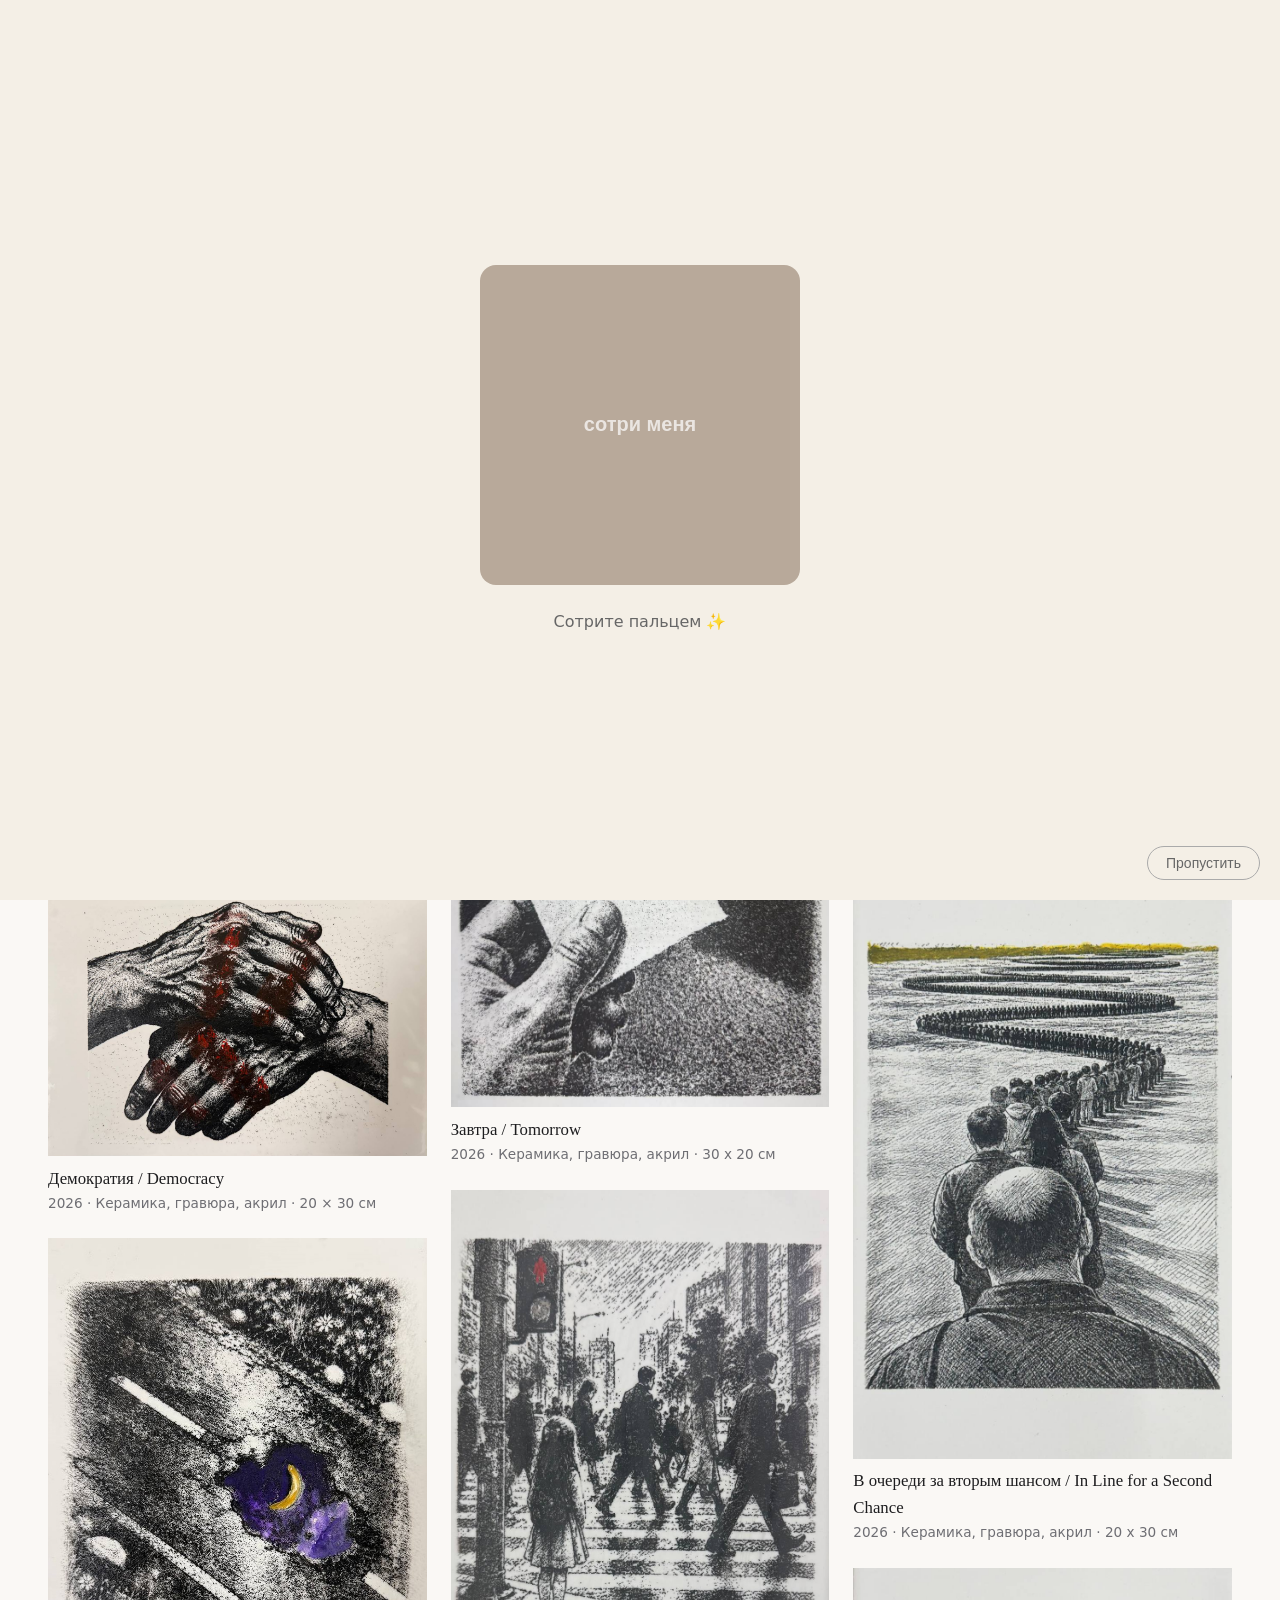
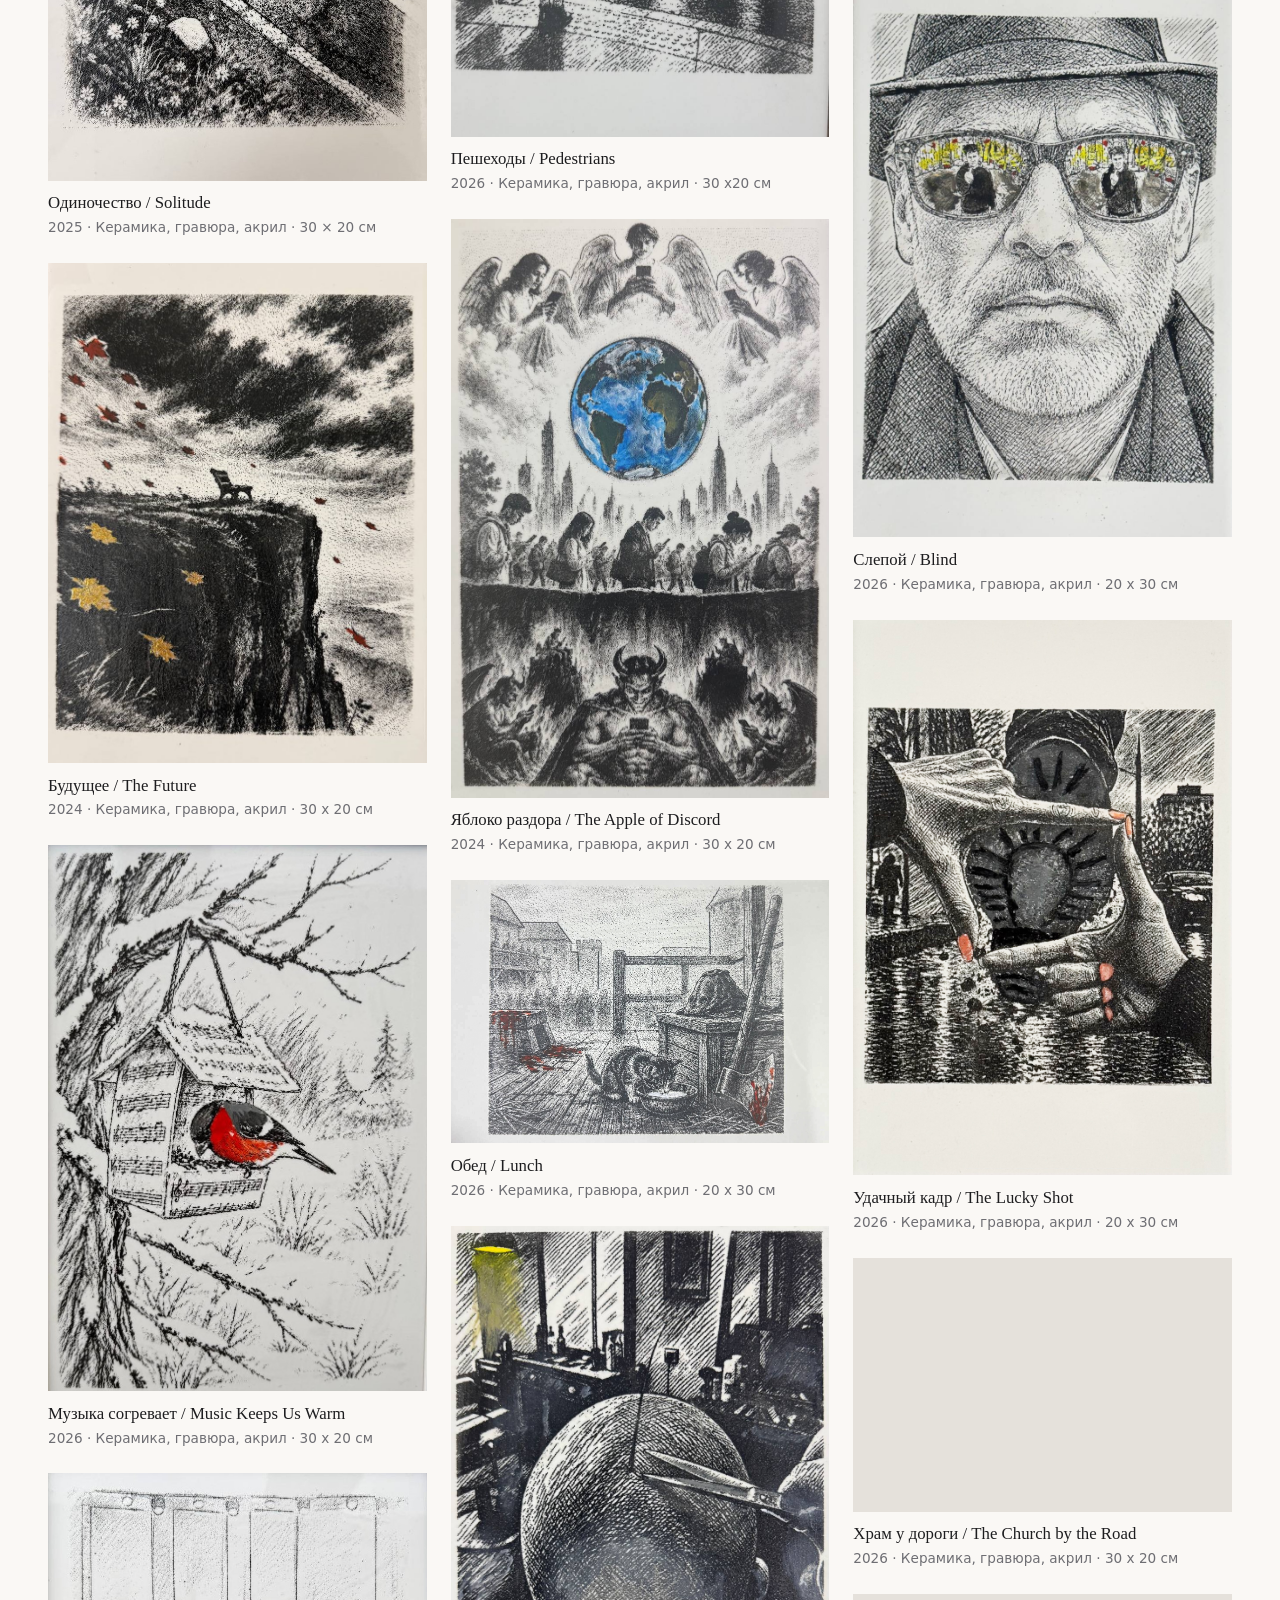
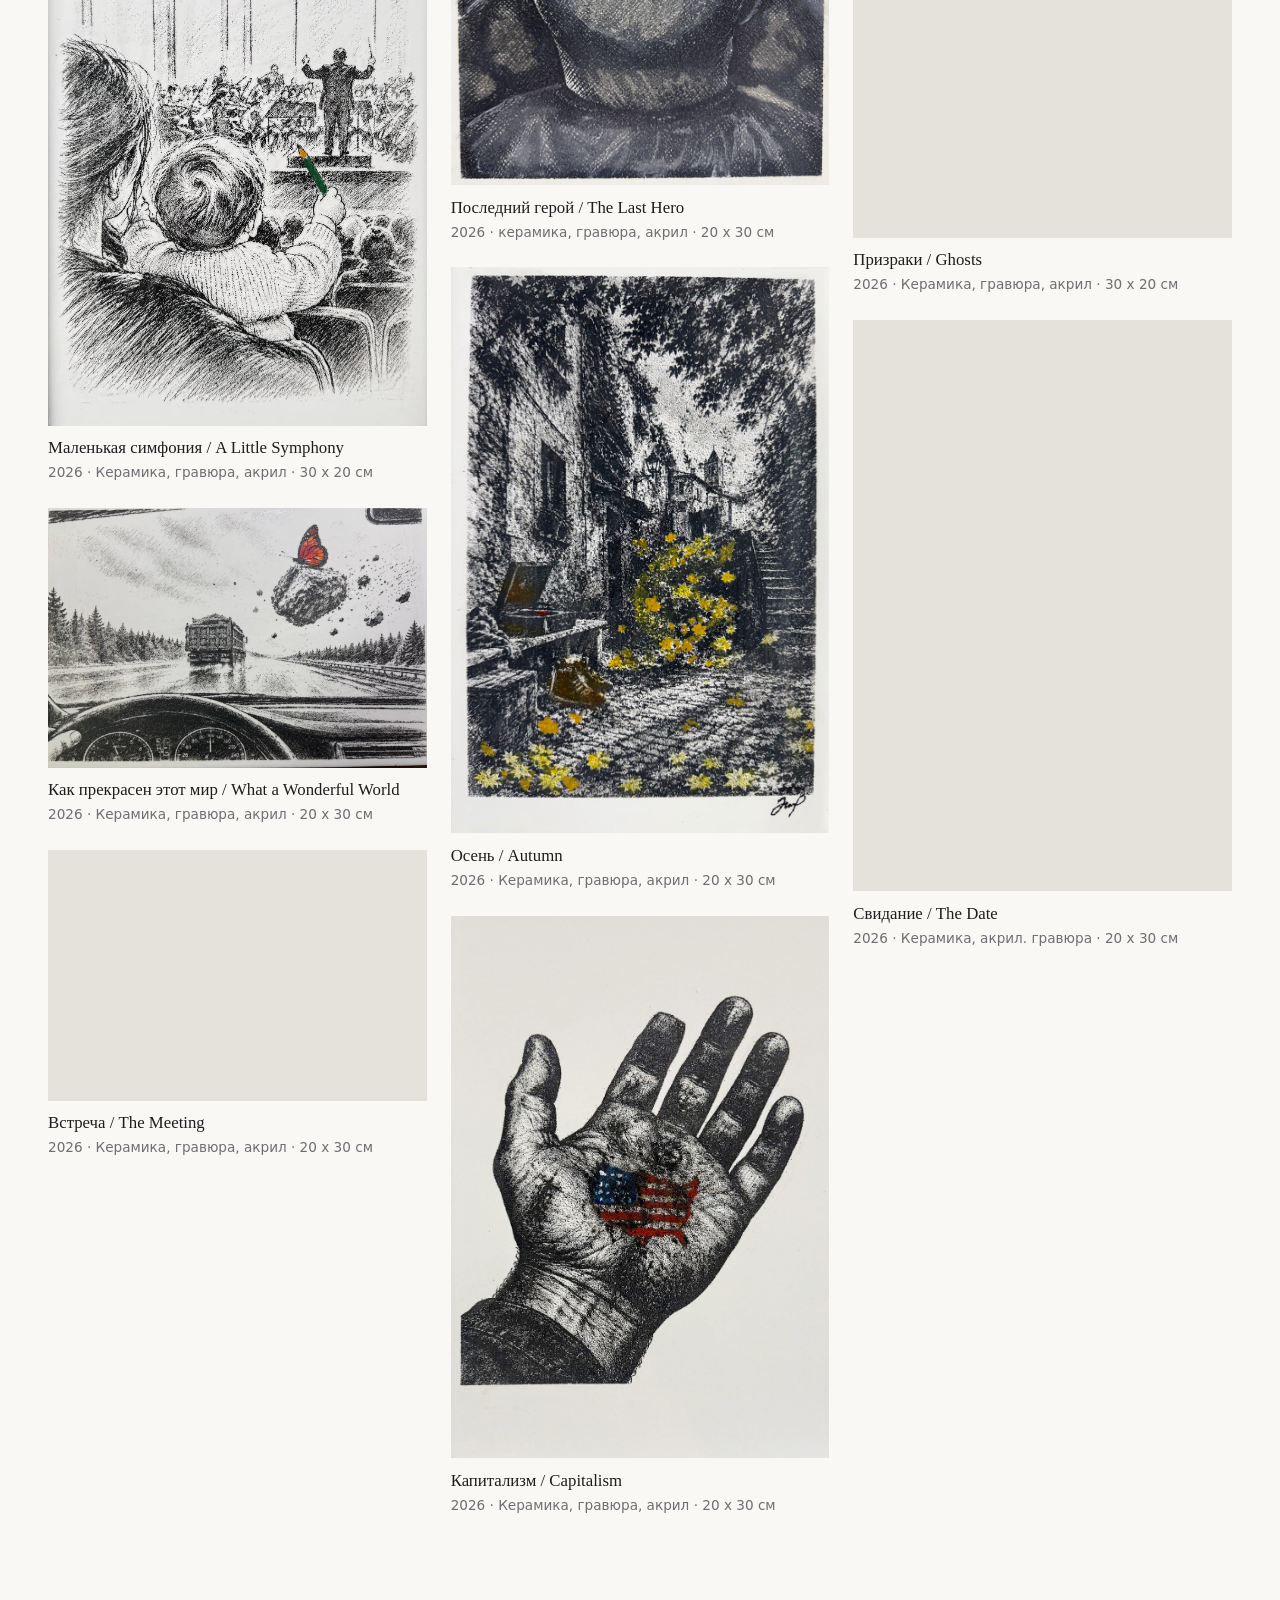
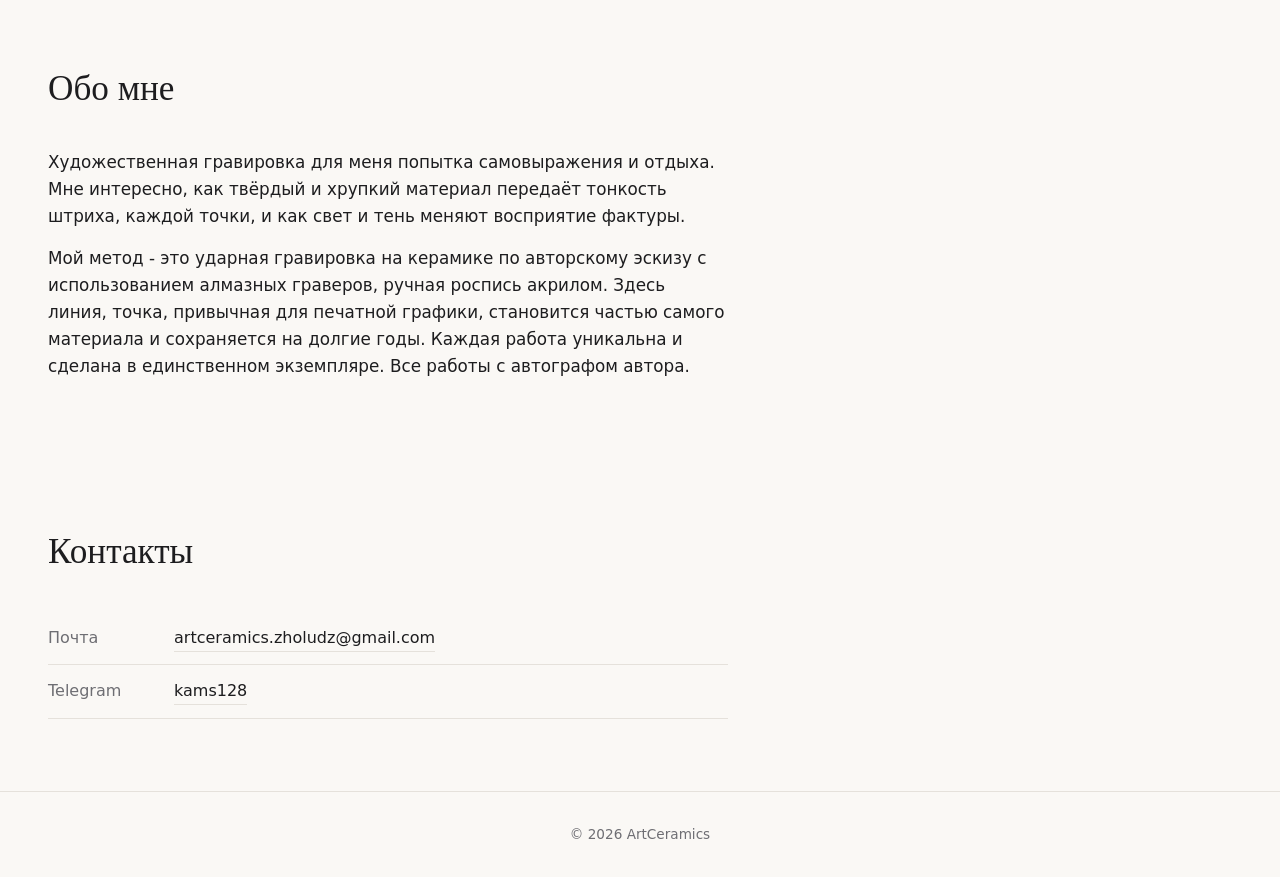
<file: index.html>
<!DOCTYPE html>
<html lang="ru">
<head>
<meta charset="UTF-8">
<meta name="viewport" content="width=device-width, initial-scale=1">
<title>ArtCeramics Zholudz</title>
<meta name="description" content="Гравюры на керамике. Портфолио художника.">
<link rel="stylesheet" href="style.css">
<style>
  #intro {
    position: fixed;
    top: 0; left: 0;
    width: 100%; height: 100%;
    z-index: 9999;
    background: #f4efe6;
    display: flex;
    flex-direction: column;
    align-items: center;
    justify-content: center;
    gap: 24px;
    transition: opacity 0.8s ease, visibility 0.8s;
  }
  #intro.hide {
    opacity: 0;
    visibility: hidden;
  }
  .intro-box {
    position: relative;
    width: min(70vw, 320px);
    height: min(70vw, 320px);
  }
  .intro-logo {
    width: 100%;
    height: 100%;
    object-fit: contain;
    display: block;
    pointer-events: none;
    user-select: none;
    -webkit-user-drag: none;
  }
  #scratch {
    position: absolute;
    top: 0; left: 0;
    width: 100%; height: 100%;
    border-radius: 16px;
    touch-action: none;
    cursor: pointer;
  }
  .intro-hint {
    margin: 0;
    color: #666;
    font-size: 16px;
    animation: introPulse 1.6s ease-in-out infinite;
  }
  @keyframes introPulse {
    0%, 100% { opacity: 0.5; }
    50% { opacity: 1; }
  }
  .intro-skip {
    position: absolute;
    right: 20px; bottom: 20px;
    background: none;
    border: 1px solid #aaa;
    border-radius: 20px;
    padding: 8px 18px;
    color: #666;
    font-size: 14px;
    cursor: pointer;
  }
  body.intro-open {
    overflow: hidden;
  }
</style>

</head>
<body>
<!-- ИНТРО: начало -->
<div id="intro">
  <div class="intro-box">
    <img src="images/logo.png" alt="Логотип" class="intro-logo">
    <canvas id="scratch"></canvas>
  </div>
  <p class="intro-hint">Сотрите пальцем ✨</p>
  <button class="intro-skip" type="button">Пропустить</button>
</div>
<!-- ИНТРО: конец -->

<header class="header">
  <a class="logo" href="#top">ArtCeramics Zholudz</a>
  <nav class="nav">
    <a href="#works">Работы</a>
    <a href="#about">Обо мне</a>
    <a href="#contacts">Контакты</a>
  </nav>
</header>

<main id="top">
  <section class="hero">
    <h1>ArtCeramics Zholudz</h1>
    <p>Гравюры на керамике</p>
  </section>

  <section id="works" class="section">
    <h2 class="section__title">Работы</h2>
    <div class="gallery" id="gallery"></div>
    <p class="gallery__empty" id="gallery-empty" hidden>Работы скоро появятся</p>
  </section>

  <section id="about" class="section">
    <h2 class="section__title">Обо мне</h2>
    <div class="about">
      <p>Художественная гравировка для меня попытка самовыражения и отдыха. Мне интересно, как твёрдый и хрупкий материал передаёт тонкость штриха, каждой точки, и как свет и тень меняют восприятие фактуры.</p>
      <p>Мой метод - это ударная гравировка на керамике по авторскому эскизу с использованием алмазных граверов, ручная роспись акрилом. Здесь линия, точка, привычная для печатной графики, становится частью самого материала и сохраняется на долгие годы.  Каждая работа уникальна и сделана в единственном экземпляре. Все работы с автографом автора.</p>
    </div>
  </section>

  <section id="contacts" class="section">
    <h2 class="section__title">Контакты</h2>
    <ul class="contacts">
      <li><span>Почта</span><a data-email data-user="artceramics.zholudz" data-domain="gmail.com" href="#">включите JavaScript</a></li>
      <li><span>Telegram</span><a href="https://t.me/kams128" target="_blank" rel="noopener">kams128</a></li>
    </ul>
  </section>
</main>

<footer class="footer">
  © <span data-current-year></span> ArtCeramics
</footer>

<!-- Полноэкранный просмотр -->
<div class="viewer" id="viewer" role="dialog" aria-modal="true" aria-labelledby="viewer-title" hidden>
  <div class="viewer__top">
    <span class="viewer__counter" id="viewer-counter"></span>
    <div class="viewer__tools">
      <button class="vbtn" id="zoom-out" type="button" aria-label="Уменьшить">−</button>
      <button class="vbtn vbtn--wide" id="zoom-reset" type="button" aria-label="Сбросить масштаб">100%</button>
      <button class="vbtn" id="zoom-in" type="button" aria-label="Увеличить">+</button>
      <button class="vbtn" id="viewer-close" type="button" aria-label="Закрыть">✕</button>
    </div>
  </div>

  <div class="viewer__stage" id="viewer-stage">
    <img class="viewer__img" id="viewer-img" alt="" draggable="false">
  </div>

  <button class="vnav vnav--prev" id="viewer-prev" type="button" aria-label="Предыдущая работа">‹</button>
  <button class="vnav vnav--next" id="viewer-next" type="button" aria-label="Следующая работа">›</button>

  <div class="viewer__caption">
    <h3 id="viewer-title"></h3>
    <p id="viewer-meta"></p>
  </div>
</div>

<script src="works.js"></script>
<script src="script.js"></script>
<script>
(function () {
  /* ===== НАСТРОЙКИ ===== */
  var COVER_COLOR = '#b8a99a';   // цвет защитного слоя
  var COVER_TEXT  = 'сотри меня'; // надпись на слое ('' — без надписи)
  var BRUSH       = 26;          // толщина «пальца» в пикселях
  var THRESHOLD   = 0.5;         // сколько стереть до исчезновения (0.5 = 50%)
  var SHOW_ONCE   = false;       // true — показывать только один раз за визит
  /* ===================== */

  var intro = document.getElementById('intro');
  if (!intro) return;

  try {
    if (SHOW_ONCE && sessionStorage.getItem('introSeen')) {
      intro.remove();
      return;
    }
  } catch (e) {}

  var canvas = document.getElementById('scratch');
  var ctx = canvas.getContext('2d');
  var skip = intro.querySelector('.intro-skip');
  var drawing = false, done = false, last = null, moves = 0;

  document.body.classList.add('intro-open');

  // Рисуем защитный слой
  var r = canvas.getBoundingClientRect();
  var dpr = window.devicePixelRatio || 1;
  canvas.width = r.width * dpr;
  canvas.height = r.height * dpr;
  ctx.scale(dpr, dpr);

  ctx.fillStyle = COVER_COLOR;
  ctx.fillRect(0, 0, r.width, r.height);
  if (COVER_TEXT) {
    ctx.fillStyle = 'rgba(255,255,255,0.7)';
    ctx.font = '600 20px sans-serif';
    ctx.textAlign = 'center';
    ctx.textBaseline = 'middle';
    ctx.fillText(COVER_TEXT, r.width / 2, r.height / 2);
  }

  // Дальше всё, что рисуем, — «стирает»
  ctx.globalCompositeOperation = 'destination-out';
  ctx.lineCap = 'round';
  ctx.lineJoin = 'round';
  ctx.lineWidth = BRUSH * 2;

  function pos(e) {
    var b = canvas.getBoundingClientRect();
    return { x: e.clientX - b.left, y: e.clientY - b.top };
  }

  function dot(p) {
    ctx.beginPath();
    ctx.arc(p.x, p.y, BRUSH, 0, Math.PI * 2);
    ctx.fill();
  }

  canvas.addEventListener('pointerdown', function (e) {
    drawing = true;
    last = pos(e);
    canvas.setPointerCapture(e.pointerId);
    dot(last);
  });

  canvas.addEventListener('pointermove', function (e) {
    if (!drawing) return;
    var p = pos(e);
    ctx.beginPath();
    ctx.moveTo(last.x, last.y);
    ctx.lineTo(p.x, p.y);
    ctx.stroke();
    last = p;
    if (++moves % 12 === 0) check();
  });

  window.addEventListener('pointerup', function () {
    if (drawing) { drawing = false; check(); }
  });

  // Считаем, сколько уже стёрто
  function check() {
    var data = ctx.getImageData(0, 0, canvas.width, canvas.height).data;
    var clear = 0, total = 0;
    for (var i = 3; i < data.length; i += 64) {
      total++;
      if (data[i] === 0) clear++;
    }
    if (clear / total >= THRESHOLD) finish();
  }

  // Убираем интро
  function finish() {
    if (done) return;
    done = true;
    try { sessionStorage.setItem('introSeen', '1'); } catch (e) {}
    canvas.style.transition = 'opacity 0.5s';
    canvas.style.opacity = '0';          // сначала проявляем логотип целиком
    setTimeout(function () {
      intro.classList.add('hide');       // потом гасим всё интро
      document.body.classList.remove('intro-open');
    }, 900);
    setTimeout(function () { intro.remove(); }, 1900);
  }

  skip.addEventListener('click', finish);
})();
</script>

</body>
</html>
</file>
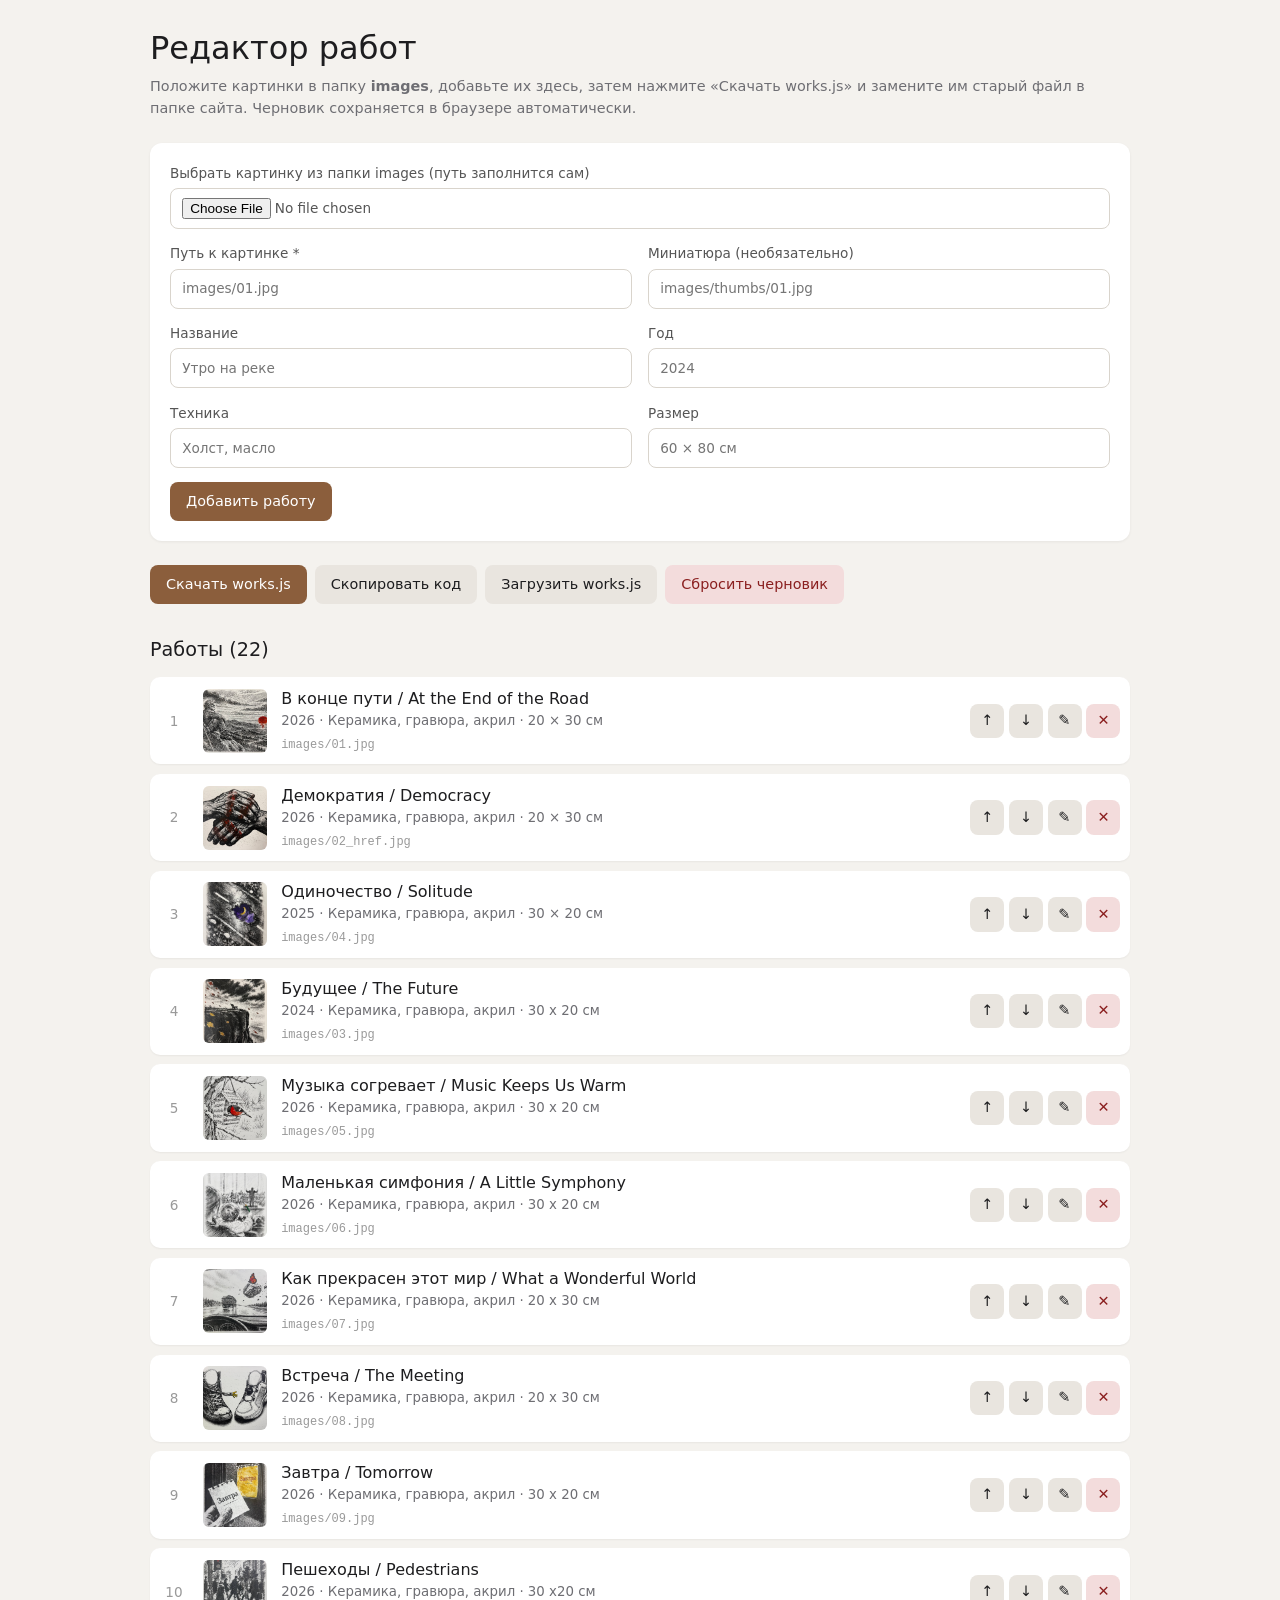
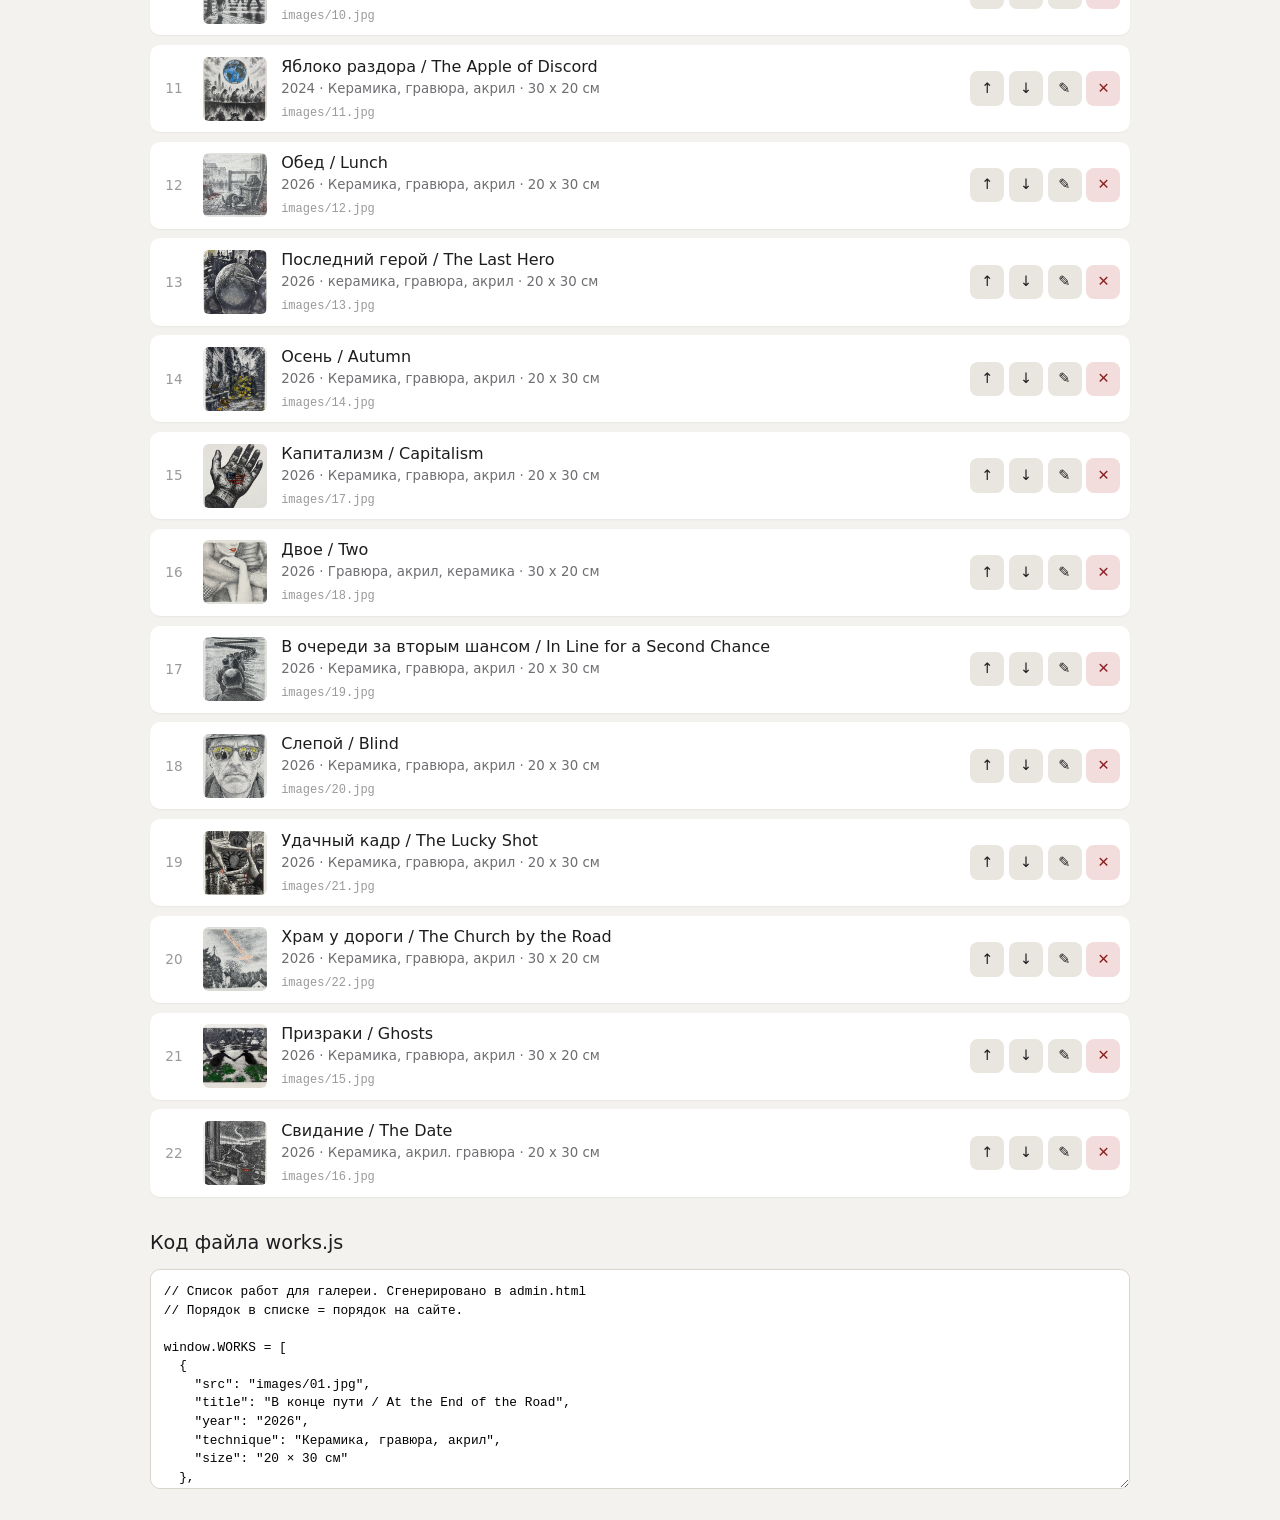
<file: admin.html>
<!DOCTYPE html>
<html lang="ru">
<head>
<meta charset="UTF-8">
<meta name="viewport" content="width=device-width, initial-scale=1">
<title>Редактор работ</title>
<meta name="robots" content="noindex">
<style>
  * { box-sizing: border-box; }
  body { font-family: system-ui, -apple-system, "Segoe UI", Roboto, sans-serif; background: #f4f2ee; color: #1d1d1f; margin: 0; padding: 1.5rem; line-height: 1.5; }
  .wrap { max-width: 980px; margin: 0 auto; }
  h1 { font-weight: 500; margin: 0 0 .25rem; }
  h2 { font-weight: 500; font-size: 1.2rem; margin: 2rem 0 .75rem; }
  .hint { color: #6e6e73; margin: 0 0 1.5rem; font-size: .9rem; }
  .panel { background: #fff; border-radius: 12px; padding: 1.25rem; box-shadow: 0 1px 3px rgba(0,0,0,.06); }
  form { display: grid; grid-template-columns: 1fr 1fr; gap: .9rem 1rem; }
  label { display: flex; flex-direction: column; gap: .3rem; font-size: .85rem; color: #555; }
  label.full { grid-column: 1 / -1; }
  input { font: inherit; padding: .55rem .7rem; border: 1px solid #d9d4cc; border-radius: 8px; background: #fff; }
  input:focus { outline: 2px solid #8b5e3c; outline-offset: 0; border-color: transparent; }
  .preview { grid-column: 1 / -1; max-height: 220px; max-width: 100%; object-fit: contain; border-radius: 8px; background: #eee; justify-self: start; }
  .row { grid-column: 1 / -1; display: flex; gap: .5rem; flex-wrap: wrap; }
  button, .btn { font: inherit; font-size: .9rem; padding: .55rem 1rem; border: 0; border-radius: 8px; cursor: pointer; background: #e9e5df; color: #1d1d1f; }
  button:hover, .btn:hover { background: #ddd7ce; }
  .primary { background: #8b5e3c; color: #fff; }
  .primary:hover { background: #774f31; }
  .danger { background: #f3dcdc; color: #8a1f1f; }
  .danger:hover { background: #ecc9c9; }
  .toolbar { display: flex; gap: .5rem; flex-wrap: wrap; margin: 1.5rem 0 1rem; }
  .btn input { display: none; }
  ol { list-style: none; padding: 0; margin: 0; display: grid; gap: .6rem; }
  li { display: flex; align-items: center; gap: .9rem; background: #fff; border-radius: 10px; padding: .6rem; box-shadow: 0 1px 2px rgba(0,0,0,.05); }
  li.editing { outline: 2px solid #8b5e3c; }
  .num { width: 1.8rem; text-align: center; color: #999; font-size: .85rem; flex-shrink: 0; }
  .thumb { width: 64px; height: 64px; object-fit: cover; border-radius: 6px; background: #eee; flex-shrink: 0; }
  .info { flex: 1; min-width: 0; }
  .info b { display: block; font-weight: 500; white-space: nowrap; overflow: hidden; text-overflow: ellipsis; }
  .info small { color: #6e6e73; display: block; white-space: nowrap; overflow: hidden; text-overflow: ellipsis; }
  .info code { font-size: .75rem; color: #999; }
  .actions { display: flex; gap: .3rem; flex-shrink: 0; }
  .actions button { padding: .4rem .6rem; min-width: 34px; }
  .empty { color: #6e6e73; justify-content: center; padding: 2rem; }
  textarea { width: 100%; min-height: 220px; font: .8rem/1.45 ui-monospace, Consolas, monospace; padding: .8rem; border: 1px solid #d9d4cc; border-radius: 10px; background: #fff; resize: vertical; }
  .toast { position: fixed; bottom: 1.5rem; left: 50%; transform: translateX(-50%); background: #1d1d1f; color: #fff; padding: .6rem 1.1rem; border-radius: 8px; font-size: .9rem; opacity: 0; transition: opacity .25s; pointer-events: none; }
  .toast.show { opacity: 1; }
  @media (max-width: 640px) {
    form { grid-template-columns: 1fr; }
    li { flex-wrap: wrap; }
    .actions { width: 100%; justify-content: flex-end; }
  }
</style>
</head>
<body>
<div class="wrap">
  <h1>Редактор работ</h1>
  <p class="hint">Положите картинки в папку <b>images</b>, добавьте их здесь, затем нажмите «Скачать works.js» и замените им старый файл в папке сайта. Черновик сохраняется в браузере автоматически.</p>

  <div class="panel">
    <form id="form" autocomplete="off">
      <label class="full">Выбрать картинку из папки images (путь заполнится сам)
        <input type="file" id="f-file" accept="image/*">
      </label>
      <label>Путь к картинке *
        <input id="f-src" required placeholder="images/01.jpg">
      </label>
      <label>Миниатюра (необязательно)
        <input id="f-thumb" placeholder="images/thumbs/01.jpg">
      </label>
      <label>Название
        <input id="f-title" placeholder="Утро на реке">
      </label>
      <label>Год
        <input id="f-year" placeholder="2024">
      </label>
      <label>Техника
        <input id="f-technique" placeholder="Холст, масло">
      </label>
      <label>Размер
        <input id="f-size" placeholder="60 × 80 см">
      </label>
      <img class="preview" id="preview" alt="" hidden>
      <div class="row">
        <button type="submit" class="primary" id="submit-btn">Добавить работу</button>
        <button type="button" id="cancel-btn" hidden>Отменить редактирование</button>
      </div>
    </form>
  </div>

  <div class="toolbar">
    <button type="button" class="primary" id="download-btn">Скачать works.js</button>
    <button type="button" id="copy-btn">Скопировать код</button>
    <label class="btn">Загрузить works.js
      <input type="file" id="import-file" accept=".js,.json,text/javascript,application/json">
    </label>
    <button type="button" class="danger" id="reset-btn">Сбросить черновик</button>
  </div>

  <h2>Работы (<span id="count">0</span>)</h2>
  <ol id="list"></ol>

  <h2>Код файла works.js</h2>
  <textarea id="output" readonly spellcheck="false"></textarea>
</div>

<div class="toast" id="toast"></div>

<!-- Если рядом лежит works.js — его содержимое подхватится как стартовое -->
<script src="works.js"></script>
<script>
(() => {
  'use strict';

  const STORAGE_KEY = 'artist-site-works-draft';
  const FIELDS = ['src', 'thumb', 'title', 'year', 'technique', 'size'];
  const $ = (id) => document.getElementById(id);

  const form = $('form');
  const fileInput = $('f-file');
  const preview = $('preview');
  const submitBtn = $('submit-btn');
  const cancelBtn = $('cancel-btn');
  const listEl = $('list');
  const output = $('output');
  const toastEl = $('toast');

  let list = loadInitial();
  let editIndex = -1;
  let previewUrl = null;

  /* ---------- Хранилище ---------- */
  function clean(w) {
    const o = {};
    FIELDS.forEach((f) => {
      const v = (w && w[f] != null) ? String(w[f]).trim() : '';
      if (v) o[f] = v;
    });
    return o;
  }

  function fromFileWorks() {
    return Array.isArray(window.WORKS) ? window.WORKS.map(clean).filter((w) => w.src) : [];
  }

  function loadInitial() {
    try {
      const saved = JSON.parse(localStorage.getItem(STORAGE_KEY));
      if (Array.isArray(saved)) return saved.map(clean).filter((w) => w.src);
    } catch (e) { /* пусто */ }
    return fromFileWorks();
  }

  function save() {
    try { localStorage.setItem(STORAGE_KEY, JSON.stringify(list)); } catch (e) { /* пусто */ }
  }

  /* ---------- Вывод ---------- */
  function buildCode() {
    return '// Список работ для галереи. Сгенерировано в admin.html\n' +
      '// Порядок в списке = порядок на сайте.\n\n' +
      'window.WORKS = ' + JSON.stringify(list, null, 2) + ';\n';
  }

  function toast(text) {
    toastEl.textContent = text;
    toastEl.classList.add('show');
    clearTimeout(toast.t);
    toast.t = setTimeout(() => toastEl.classList.remove('show'), 1800);
  }

  function makeBtn(text, title, onClick, cls) {
    const b = document.createElement('button');
    b.type = 'button';
    b.textContent = text;
    b.title = title;
    b.setAttribute('aria-label', title);
    if (cls) b.className = cls;
    b.addEventListener('click', onClick);
    return b;
  }

  function render() {
    listEl.innerHTML = '';
    $('count').textContent = list.length;

    if (!list.length) {
      const li = document.createElement('li');
      li.className = 'empty';
      li.textContent = 'Пока пусто — добавьте первую работу выше.';
      listEl.append(li);
    }

    list.forEach((w, i) => {
      const li = document.createElement('li');
      if (i === editIndex) li.className = 'editing';

      const num = document.createElement('span');
      num.className = 'num';
      num.textContent = i + 1;

      const img = document.createElement('img');
      img.className = 'thumb';
      img.src = w.thumb || w.src;
      img.alt = '';
      img.loading = 'lazy';
      img.onerror = () => { img.removeAttribute('src'); img.title = 'Файл не найден: ' + w.src; };

      const info = document.createElement('div');
      info.className = 'info';
      const b = document.createElement('b');
      b.textContent = w.title || 'Без названия';
      const small = document.createElement('small');
      small.textContent = [w.year, w.technique, w.size].filter(Boolean).join(' · ') || '—';
      const code = document.createElement('code');
      code.textContent = w.src;
      info.append(b, small, code);

      const actions = document.createElement('div');
      actions.className = 'actions';
      actions.append(
        makeBtn('↑', 'Выше', () => move(i, -1)),
        makeBtn('↓', 'Ниже', () => move(i, 1)),
        makeBtn('✎', 'Редактировать', () => startEdit(i)),
        makeBtn('✕', 'Удалить', () => remove(i), 'danger')
      );

      li.append(num, img, info, actions);
      listEl.append(li);
    });

    output.value = buildCode();
    save();
  }

  /* ---------- Действия со списком ---------- */
  function move(i, dir) {
    const j = i + dir;
    if (j < 0 || j >= list.length) return;
    [list[i], list[j]] = [list[j], list[i]];
    if (editIndex === i) editIndex = j;
    else if (editIndex === j) editIndex = i;
    render();
  }

  function remove(i) {
    const name = list[i].title || list[i].src;
    if (!confirm('Удалить «' + name + '»?')) return;
    list.splice(i, 1);
    if (editIndex === i) resetForm();
    else if (editIndex > i) editIndex--;
    render();
  }

  function startEdit(i) {
    editIndex = i;
    const w = list[i];
    FIELDS.forEach((f) => { $('f-' + f).value = w[f] || ''; });
    showPreview(w.src);
    submitBtn.textContent = 'Сохранить изменения';
    cancelBtn.hidden = false;
    render();
    form.scrollIntoView({ behavior: 'smooth', block: 'start' });
    $('f-title').focus({ preventScroll: true });
  }

  function resetForm() {
    form.reset();
    editIndex = -1;
    submitBtn.textContent = 'Добавить работу';
    cancelBtn.hidden = true;
    showPreview(null);
  }

  function showPreview(src) {
    if (previewUrl) { URL.revokeObjectURL(previewUrl); previewUrl = null; }
    if (!src) { preview.hidden = true; preview.removeAttribute('src'); return; }
    preview.src = src;
    preview.hidden = false;
  }

  /* ---------- Форма ---------- */
  fileInput.addEventListener('change', () => {
    const file = fileInput.files[0];
    if (!file) return;
    $('f-src').value = 'images/' + file.name;
    if (!$('f-title').value.trim()) {
      $('f-title').value = file.name.replace(/\.[^.]+$/, '').replace(/[_-]+/g, ' ');
    }
    showPreview(null);
    previewUrl = URL.createObjectURL(file);
    preview.src = previewUrl;
    preview.hidden = false;
  });

  $('f-src').addEventListener('change', (e) => {
    if (!previewUrl) showPreview(e.target.value.trim() || null);
  });

  form.addEventListener('submit', (e) => {
    e.preventDefault();
    const w = {};
    FIELDS.forEach((f) => { w[f] = $('f-' + f).value; });
    const item = clean(w);
    if (!item.src) { $('f-src').focus(); return; }

    if (editIndex >= 0) {
      list[editIndex] = item;
      toast('Изменения сохранены');
    } else {
      list.push(item);
      toast('Работа добавлена');
    }
    resetForm();
    render();
    fileInput.focus();
  });

  cancelBtn.addEventListener('click', () => { resetForm(); render(); });

  /* ---------- Экспорт ---------- */
  $('download-btn').addEventListener('click', () => {
    const blob = new Blob([buildCode()], { type: 'text/javascript;charset=utf-8' });
    const a = document.createElement('a');
    a.href = URL.createObjectURL(blob);
    a.download = 'works.js';
    document.body.append(a);
    a.click();
    a.remove();
    setTimeout(() => URL.revokeObjectURL(a.href), 1000);
    toast('Файл works.js скачан');
  });
  $('copy-btn').addEventListener('click', async () => {
    try {
      await navigator.clipboard.writeText(buildCode());
    } catch (e) {
      output.focus();
      output.select();
      document.execCommand('copy');
    }
    toast('Код скопирован');
  });

  /* ---------- Импорт ---------- */
  function parseWorks(text, isJson) {
    if (isJson) return JSON.parse(text);

    // 1) Быстрый путь: вырезаем массив [ ... ] и читаем как JSON
    const startIdx = text.indexOf('[');
    const endIdx = text.lastIndexOf(']');
    if (startIdx !== -1 && endIdx > startIdx) {
      try { return JSON.parse(text.slice(startIdx, endIdx + 1)); } catch (e) { /* дальше */ }
    }

    // 2) Запасной путь: выполняем файл в «песочнице» с поддельным window
    const fakeWindow = {};
    new Function('window', text + '\n;return window.WORKS;')(fakeWindow);
    return fakeWindow.WORKS;
  }

  $('import-file').addEventListener('change', (e) => {
    const file = e.target.files[0];
    if (!file) return;
    const reader = new FileReader();

    reader.onload = () => {
      try {
        const data = parseWorks(String(reader.result), file.name.toLowerCase().endsWith('.json'));
        if (!Array.isArray(data)) throw new Error('not array');

        const imported = data.map(clean).filter((w) => w.src);
        if (list.length && !confirm('Заменить текущий список (' + list.length + ' шт.) работами из файла (' + imported.length + ' шт.)?')) {
          return;
        }
        list = imported;
        resetForm();
        render();
        toast('Загружено работ: ' + imported.length);
      } catch (err) {
        alert('Не удалось прочитать файл. Убедитесь, что это works.js, созданный этим редактором или по образцу.');
      } finally {
        e.target.value = '';
      }
    };

    reader.onerror = () => {
      alert('Ошибка чтения файла.');
      e.target.value = '';
    };

    reader.readAsText(file, 'utf-8');
  });

  /* ---------- Сброс черновика ---------- */
  $('reset-btn').addEventListener('click', () => {
    if (!confirm('Сбросить черновик? Список вернётся к содержимому файла works.js из папки сайта.')) return;
    try { localStorage.removeItem(STORAGE_KEY); } catch (e) { /* пусто */ }
    list = fromFileWorks();
    resetForm();
    render();
    toast('Черновик сброшен');
  });

  /* ---------- Старт ---------- */
  render();
})();
</script>
</body>
</html>
</file>
<file: style.css>
:root {
  --bg: #faf8f5;
  --text: #1d1d1f;
  --muted: #6e6e73;
  --line: #e5e1db;
  --accent: #8b5e3c;
  --serif: Georgia, "Times New Roman", serif;
  --sans: system-ui, -apple-system, "Segoe UI", Roboto, sans-serif;
}

* { box-sizing: border-box; margin: 0; padding: 0; }
html { scroll-behavior: smooth; scroll-padding-top: 70px; }
body {
  background: var(--bg);
  color: var(--text);
  font-family: var(--sans);
  line-height: 1.6;
  -webkit-font-smoothing: antialiased;
}
body.no-scroll { overflow: hidden; }
a { color: inherit; }
img { display: block; max-width: 100%; }

/* Шапка */
.header {
  position: sticky; top: 0; z-index: 10;
  display: flex; justify-content: space-between; align-items: center; gap: 1rem;
  padding: 1rem clamp(1rem, 4vw, 3rem);
  background: rgba(250, 248, 245, .9);
  backdrop-filter: blur(8px);
  -webkit-backdrop-filter: blur(8px);
  border-bottom: 1px solid var(--line);
}
.logo { font-family: var(--serif); font-size: 1.25rem; text-decoration: none; }
.nav { display: flex; gap: clamp(.75rem, 3vw, 2rem); }
.nav a { text-decoration: none; color: var(--muted); font-size: .95rem; transition: color .2s; }
.nav a:hover { color: var(--text); }

/* Первый экран */
.hero { text-align: center; padding: clamp(4rem, 12vw, 8rem) 1rem clamp(3rem, 8vw, 5rem); }
.hero h1 { font-family: var(--serif); font-weight: 400; font-size: clamp(2.2rem, 7vw, 4.5rem); line-height: 1.1; }
.hero p { margin-top: 1rem; color: var(--muted); letter-spacing: .15em; text-transform: uppercase; font-size: .85rem; }

/* Секции */
.section { max-width: 1300px; margin: 0 auto; padding: clamp(2.5rem, 6vw, 4.5rem) clamp(1rem, 4vw, 3rem); }
.section__title { font-family: var(--serif); font-weight: 400; font-size: clamp(1.6rem, 4vw, 2.2rem); margin-bottom: 2rem; }

/* Галерея */
.gallery { columns: 3 280px; column-gap: 1.5rem; }
.card { break-inside: avoid; margin-bottom: 1.5rem; }
.card__btn {
  display: block; width: 100%;
  border: 0; padding: 0;
  background: var(--line);
  cursor: zoom-in; overflow: hidden;
}
.card__btn img { width: 100%; height: auto; transition: transform .5s ease; }
.card__btn:hover img { transform: scale(1.03); }
.card__btn:focus-visible { outline: 2px solid var(--accent); outline-offset: 3px; }
.card figcaption { padding-top: .6rem; }
.card__title { font-family: var(--serif); font-size: 1.05rem; }
.card__meta { color: var(--muted); font-size: .85rem; }
.gallery__empty { color: var(--muted); text-align: center; padding: 3rem 0; }

/* Обо мне */
.about { max-width: 680px; font-size: 1.05rem; }
.about p + p { margin-top: 1rem; }

/* Контакты */
.contacts { list-style: none; max-width: 680px; }
.contacts li { display: flex; gap: 1rem; padding: .8rem 0; border-bottom: 1px solid var(--line); }
.contacts span { width: 110px; flex-shrink: 0; color: var(--muted); }
.contacts a { text-decoration: none; border-bottom: 1px solid var(--line); }
.contacts a:hover { border-color: var(--accent); color: var(--accent); }

.footer { text-align: center; padding: 2rem; color: var(--muted); font-size: .85rem; border-top: 1px solid var(--line); }

/* Просмотрщик */
.viewer {
  position: fixed; inset: 0; z-index: 100;
  background: rgba(10, 10, 10, .96); color: #fff;
  display: flex; flex-direction: column;
}
.viewer[hidden] { display: none; }
.viewer__top {
  display: flex; justify-content: space-between; align-items: center; gap: 1rem;
  padding: .75rem 1rem; position: relative; z-index: 2;
}
.viewer__counter { font-size: .9rem; opacity: .7; }
.viewer__tools { display: flex; gap: .4rem; }
.vbtn {
  min-width: 40px; height: 40px; padding: 0 .6rem;
  border: 0; border-radius: 20px;
  background: rgba(255, 255, 255, .1); color: #fff;
  font-size: 1.1rem; cursor: pointer; transition: background .2s;
}
.vbtn:hover { background: rgba(255, 255, 255, .22); }
.vbtn--wide { font-size: .85rem; min-width: 64px; }
.vbtn:focus-visible, .vnav:focus-visible { outline: 2px solid #fff; outline-offset: 2px; }

.viewer__stage {
  flex: 1; min-height: 0;
  position: relative; overflow: hidden;
  display: flex; align-items: center; justify-content: center;
  touch-action: none; user-select: none; -webkit-user-select: none;
}
.viewer__img {
  max-width: calc(100% - 2rem);
  max-height: calc(100% - 1rem);
  object-fit: contain;
  transform-origin: center center;
  transition: transform .2s ease;
  will-change: transform;
  cursor: zoom-in;
  -webkit-user-drag: none;
}
.viewer__stage.is-zoomed .viewer__img { cursor: grab; }
.viewer__stage.is-dragging .viewer__img { transition: none; cursor: grabbing; }

.vnav {
  position: absolute; top: 50%; transform: translateY(-50%); z-index: 2;
  width: 48px; height: 48px;
  border: 0; border-radius: 50%;
  background: rgba(255, 255, 255, .1); color: #fff;
  font-size: 2rem; line-height: 1; cursor: pointer;
}
.vnav:hover { background: rgba(255, 255, 255, .22); }
.vnav--prev { left: 1rem; }
.vnav--next { right: 1rem; }
.vnav[hidden] { display: none; }

.viewer__caption { padding: .75rem 1rem 1.25rem; text-align: center; position: relative; z-index: 2; }
.viewer__caption h3 { font-family: var(--serif); font-weight: 400; font-size: 1.15rem; }
.viewer__caption p { font-size: .85rem; opacity: .65; }

@media (max-width: 640px) {
  .header { flex-direction: column; gap: .4rem; padding: .75rem 1rem; }
  .vnav { display: none; }
  .contacts li { flex-direction: column; gap: .1rem; }
}

@media (prefers-reduced-motion: reduce) {
  * { transition: none !important; scroll-behavior: auto !important; }
}
</file>
